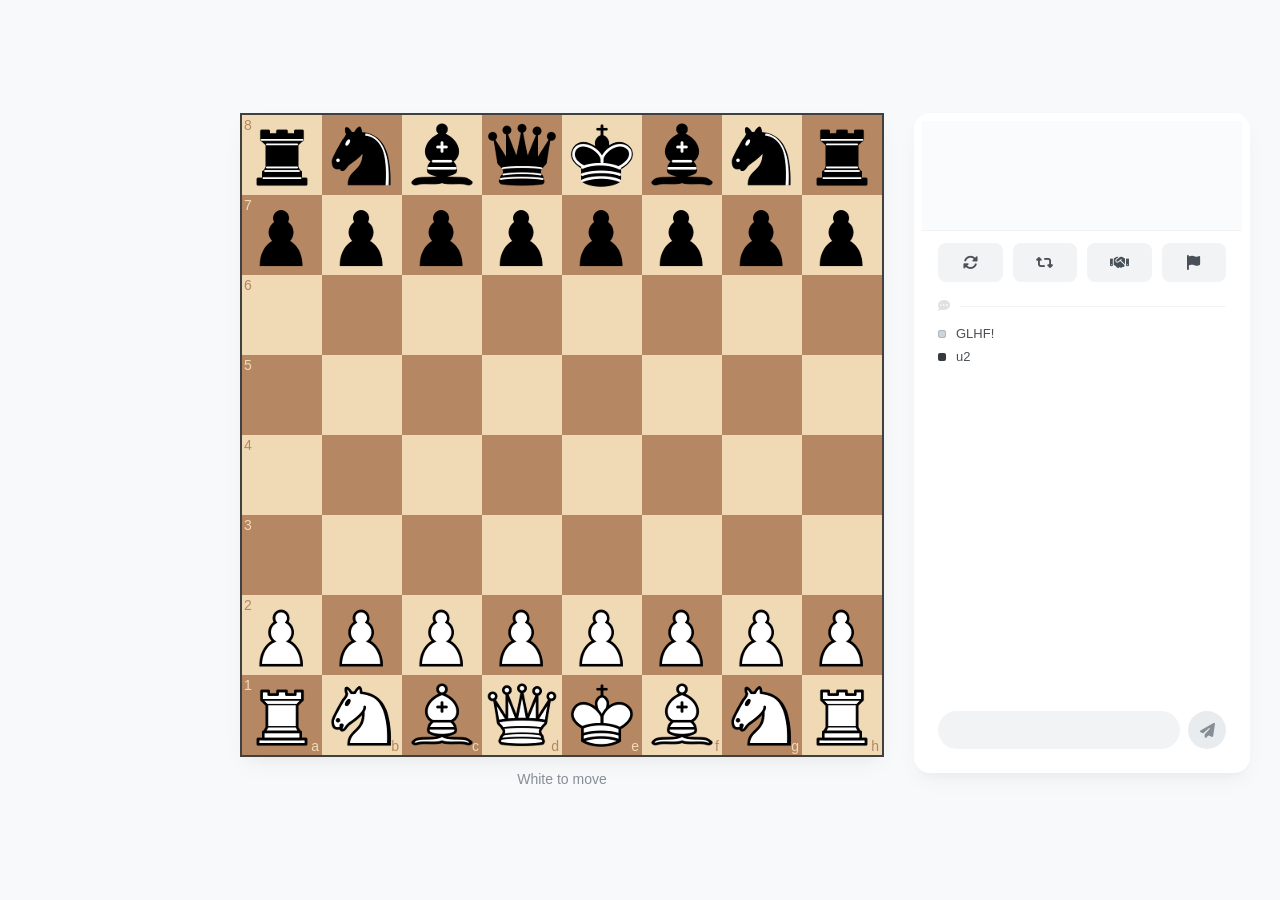
<file: chess_web/index.html>
<!DOCTYPE html>
<html lang="zh-CN">
<head>
    <meta charset="UTF-8">
    <meta name="viewport" content="width=device-width, initial-scale=1.0">
    <title>Modern Chess Interface</title>

    <!-- Font Awesome -->
    <link rel="stylesheet" href="https://cdnjs.cloudflare.com/ajax/libs/font-awesome/6.4.0/css/all.min.css">

    <!-- chessboard.js CSS -->
    <link rel="stylesheet" href="lib/chessboard/css/chessboard-1.0.0.min.css">

    <!-- 自定义样式 -->
    <link rel="stylesheet" href="css/style.css">

</head>
<body>

    <div class="wrapper">

        <!-- 左侧 Live2D -->
        <div class="live2d-sidebar">
            <div class="live2d-canvas-placeholder"></div>
        </div>

        <!-- 棋盘 -->
        <div class="board-container">
            <div id="myBoard"></div>
            <div id="status-text" style="text-align:center; margin-top:14px; font-size:14px; font-weight:500; color:var(--text-muted);"></div>
        </div>

        <!-- 右侧面板 -->
        <div class="right-panel">

            <!-- 棋谱 -->
            <div class="pgn-section">
                <div id="pgn-list"></div>
            </div>

            <!-- 控制按钮 -->
            <div class="controls-section">
                <button class="btn" id="btn-restart" title="New Game"><i class="fas fa-sync-alt"></i></button>
                <button class="btn" id="btn-flip" title="Flip Board"><i class="fas fa-retweet"></i></button>
                <button class="btn" id="btn-draw" title="Offer Draw"><i class="fas fa-handshake"></i></button>
                <button class="btn btn-resign" id="btn-resign" title="Resign"><i class="fas fa-flag"></i></button>
            </div>

            <!-- 聊天 -->
            <div class="chat-section">
                <div class="chat-header">
                    <i class="fas fa-comment-dots"></i>
                </div>
                <ul class="chat-messages" id="chat-messages">
                    <li class="chat-msg">
                        <span class="msg-user-white"></span>
                        <span class="msg-content">GLHF!</span>
                    </li>
                    <li class="chat-msg">
                        <span class="msg-user-black"></span>
                        <span class="msg-content">u2</span>
                    </li>
                </ul>
                <div class="chat-input-container">
                    <input type="text" class="chat-input" id="chat-input" placeholder="">
                    <button class="btn btn-send" id="chat-send"><i class="fas fa-paper-plane"></i></button>
                </div>
            </div>

        </div>
    </div>

    <!-- 兵升变弹窗 -->
    <div id="promo-overlay">
        <div id="promo-dialog"></div>
    </div>

    <!-- 隐藏状态（被 main.js 使用） -->
    <div id="status" style="display:none"></div>

    <!-- 库脚本 -->
    <script src="lib/jquery.min.js"></script>
    <script src="lib/chessboard/js/chessboard-1.0.0.min.js"></script>

    <!-- 入口模块 -->
    <script type="module" src="js/main.js"></script>

</body>
</html>
</file>
<file: chess_web/css/style.css>
/* --- Modern Chess Interface --- */

:root {
    --bg-main: #f8f9fa;
    --bg-panel: #ffffff;
    --bg-btn: #f1f3f5;
    --bg-btn-hover: #e9ecef;
    --text-main: #212529;
    --text-muted: #868e96;
    --danger-color: #ff8787;
    --accent-smooth: #f1f3f5;
    --radius-lg: 16px;
    --radius-sm: 8px;
    --shadow-sm: 0 4px 6px -1px rgba(0, 0, 0, 0.05), 0 2px 4px -1px rgba(0, 0, 0, 0.03);
    --shadow-md: 0 10px 25px -5px rgba(0, 0, 0, 0.05), 0 8px 10px -6px rgba(0, 0, 0, 0.03);
}

* { box-sizing: border-box; margin: 0; padding: 0; }

body {
    background-color: var(--bg-main);
    color: var(--text-main);
    font-family: -apple-system, BlinkMacSystemFont, "Segoe UI", Roboto, "Helvetica Neue", Arial, sans-serif;
    display: flex;
    justify-content: center;
    align-items: center;
    min-height: 100vh;
    padding: 30px;
    overflow-x: hidden;
}

/* ---- 主容器 ---- */
.wrapper {
    display: flex;
    width: 100%;
    max-width: 1300px;
    gap: 30px;
    align-items: stretch;
}

/* ---- 左侧 Live2D ---- */
.live2d-sidebar {
    width: 180px;
    display: flex;
    flex-direction: column;
    justify-content: flex-end;
    align-items: center;
    position: relative;
}
.live2d-canvas-placeholder {
    width: 100%;
    height: 100%;
    transition: all 0.3s;
}

/* ---- 棋盘区域 ---- */
.board-container {
    flex: 2;
    max-width: 72vh;
    aspect-ratio: 1 / 1;
    display: flex;
    flex-direction: column;
    justify-content: center;
}
#myBoard {
    width: 100%;
    height: 100%;
    box-shadow: var(--shadow-md);
    overflow: hidden;
    background: #ffffff;
}

/* ---- 右侧面板 ---- */
.right-panel {
    flex: 1;
    min-width: 310px;
    max-width: 360px;
    background-color: var(--bg-panel);
    border-radius: var(--radius-lg);
    display: flex;
    flex-direction: column;
    box-shadow: var(--shadow-md);
    overflow: hidden;
    padding: 8px;
}

/* 棋谱 */
.pgn-section {
    height: 110px;
    overflow-y: auto;
    font-size: 13px;
    background-color: #fafbfc;
    border-bottom: 1px solid rgba(0,0,0,0.03);
}
.pgn-section::-webkit-scrollbar,
.chat-messages::-webkit-scrollbar { width: 4px; }
.pgn-section::-webkit-scrollbar-thumb,
.chat-messages::-webkit-scrollbar-thumb { background: #e9ecef; border-radius: 4px; }

#pgn-list {
    display: grid;
    grid-template-columns: 1.2fr 4fr 4fr;
    row-gap: 6px;
    font-family: "SF Mono", SFMono-Regular, Consolas, monospace;
}
.move-num { color: #adb5bd; font-weight: 500; }
.move-text {
    color: var(--text-main);
    cursor: pointer;
    padding: 2px 6px;
    border-radius: var(--radius-sm);
    transition: all 0.15s ease;
}
.move-text:hover { background-color: var(--bg-btn); }

/* 按钮 */
.controls-section {
    padding: 12px 16px;
    display: grid;
    grid-template-columns: repeat(4, 1fr);
    gap: 10px;
    background-color: var(--bg-panel);
}
.btn {
    background-color: var(--bg-btn);
    border: none;
    color: #495057;
    padding: 12px 0;
    font-size: 15px;
    border-radius: var(--radius-sm);
    cursor: pointer;
    transition: all 0.2s cubic-bezier(0.4, 0, 0.2, 1);
    display: flex;
    justify-content: center;
    align-items: center;
}
.btn:hover {
    background-color: var(--bg-btn-hover);
    color: var(--text-main);
    transform: translateY(-1px);
}
.btn:active { transform: translateY(0); }
.btn-resign:hover { background-color: var(--danger-color); color: #fff; }

/* 聊天 */
.chat-section {
    flex: 1;
    display: flex;
    flex-direction: column;
    background-color: var(--bg-panel);
}
.chat-header {
    padding: 6px 16px;
    font-size: 12px;
    color: #dee2e6;
    display: flex;
    align-items: center;
}
.chat-header::after {
    content: '';
    flex: 1;
    margin-left: 10px;
    height: 1px;
    background-color: #f1f3f5;
}
.chat-messages {
    flex: 1;
    padding: 8px 16px;
    overflow-y: auto;
    display: flex;
    flex-direction: column;
    gap: 8px;
    list-style: none;
}
.chat-msg {
    font-size: 13px;
    display: flex;
    align-items: center;
}
.msg-user-white {
    width: 8px; height: 8px;
    background-color: #ced4da;
    border: 1px solid #adb5bd;
    border-radius: 2px;
    margin-right: 10px;
    flex-shrink: 0;
}
.msg-user-black {
    width: 8px; height: 8px;
    background-color: #343a40;
    border-radius: 2px;
    margin-right: 10px;
    flex-shrink: 0;
}
.msg-content { color: #495057; font-weight: 400; }

.chat-input-container {
    padding: 14px 16px 16px;
    background-color: var(--bg-panel);
    display: flex;
    gap: 8px;
}
.chat-input {
    flex: 1;
    background-color: #f1f3f5;
    border: none;
    padding: 10px 14px;
    border-radius: 24px;
    font-size: 13px;
    color: var(--text-main);
    outline: none;
    transition: all 0.2s;
}
.chat-input::placeholder { color: #ced4da; }
.chat-input:focus { background-color: #e9ecef; }

.btn-send {
    width: 38px; height: 38px;
    padding: 0;
    border-radius: 50%;
    background-color: #e9ecef;
    color: #868e96;
    transition: all 0.2s;
}
.btn-send:hover {
    background-color: #dee2e6;
    color: #495057;
}

/* ---- 兵升变弹窗 ---- */
#promo-overlay {
    display: none;
    position: fixed;
    inset: 0;
    background: rgba(0,0,0,0.5);
    z-index: 9999;
    align-items: center;
    justify-content: center;
}
#promo-overlay.show { display: flex; }
#promo-dialog {
    background: #fff;
    border-radius: 12px;
    padding: 16px 20px;
    display: flex;
    gap: 10px;
    box-shadow: 0 8px 30px rgba(0,0,0,0.15);
    border: 1px solid #eee;
}
#promo-dialog img {
    width: 52px; height: 52px;
    cursor: pointer;
    padding: 4px;
    border: 2px solid transparent;
    border-radius: 6px;
    transition: all 0.12s;
}
#promo-dialog img:hover {
    background: #f1f3f5;
    border-color: #adb5bd;
    transform: scale(1.08);
}
</file>
<file: chess_web/lib/chessboard/css/chessboard-1.0.0.min.css>
/*! chessboard.js v1.0.0 | (c) 2019 Chris Oakman | MIT License chessboardjs.com/license */
.clearfix-7da63{clear:both}.board-b72b1{border:2px solid #404040;box-sizing:content-box}.square-55d63{float:left;position:relative;-webkit-touch-callout:none;-webkit-user-select:none;-khtml-user-select:none;-moz-user-select:none;-ms-user-select:none;user-select:none}.white-1e1d7{background-color:#f0d9b5;color:#b58863}.black-3c85d{background-color:#b58863;color:#f0d9b5}.highlight1-32417,.highlight2-9c5d2{box-shadow:inset 0 0 3px 3px #ff0}.notation-322f9{cursor:default;font-family:"Helvetica Neue",Helvetica,Arial,sans-serif;font-size:14px;position:absolute}.alpha-d2270{bottom:1px;right:3px}.numeric-fc462{top:2px;left:2px}
</file>
